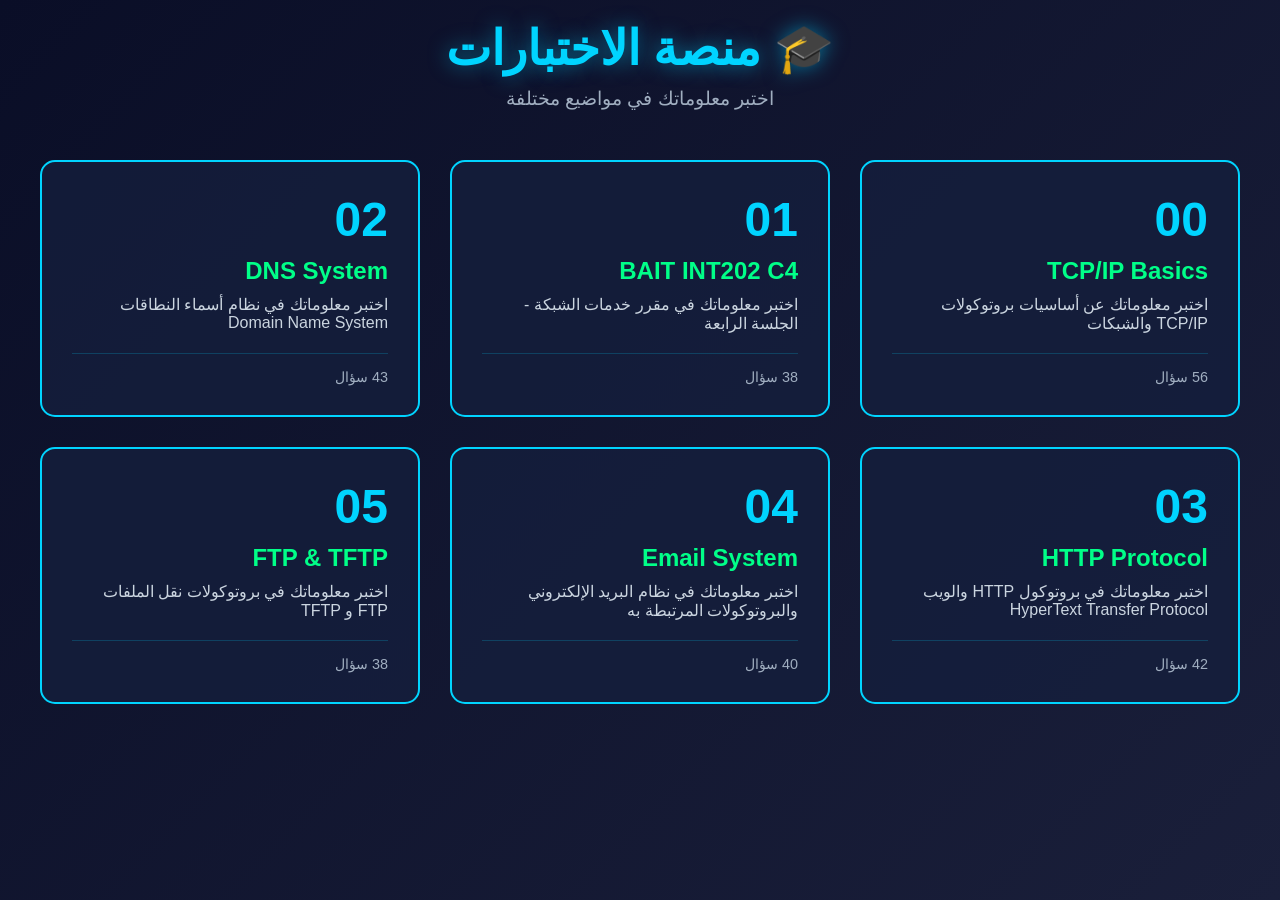
<file: index.html>
<!DOCTYPE html>
<html lang="ar" dir="rtl">
<head>
    <meta charset="UTF-8">
    <meta name="viewport" content="width=device-width, initial-scale=1.0">
    <title>منصة الاختبارات التفاعلية</title>
    <style>
        * {
            margin: 0;
            padding: 0;
            box-sizing: border-box;
        }
        body {
            font-family: 'Cairo', 'Tajawal', sans-serif;
            background: linear-gradient(135deg, #0a0e27 0%, #1a1f3a 100%);
            min-height: 100vh;
            color: #e2e8f0;
            padding: 20px;
        }
        .container {
            max-width: 1200px;
            margin: 0 auto;
        }
        .header {
            text-align: center;
            margin-bottom: 50px;
            animation: fadeIn 0.8s ease-out;
        }
        .header h1 {
            color: #00d4ff;
            font-size: 3em;
            margin-bottom: 10px;
            text-shadow: 0 0 20px rgba(0, 212, 255, 0.5);
        }
        .header p {
            color: #a0aec0;
            font-size: 1.2em;
        }
        .quizzes {
            display: grid;
            grid-template-columns: repeat(auto-fit, minmax(300px, 1fr));
            gap: 30px;
            margin-bottom: 50px;
        }
        .quiz-card {
            background: rgba(20, 30, 60, 0.8);
            border: 2px solid #00d4ff;
            border-radius: 15px;
            padding: 30px;
            cursor: pointer;
            transition: all 0.3s ease;
            text-decoration: none;
            color: inherit;
            display: flex;
            flex-direction: column;
            justify-content: space-between;
            min-height: 250px;
        }
        .quiz-card:hover {
            background: rgba(30, 40, 80, 0.9);
            border-color: #00ff88;
            box-shadow: 0 0 30px rgba(0, 212, 255, 0.3);
            transform: translateY(-5px);
        }
        .quiz-number {
            font-size: 3em;
            color: #00d4ff;
            font-weight: bold;
            margin-bottom: 10px;
        }
        .quiz-title {
            font-size: 1.5em;
            color: #00ff88;
            margin-bottom: 10px;
            font-weight: 600;
        }
        .quiz-description {
            color: #cbd5e0;
            font-size: 1em;
            margin-bottom: 20px;
            flex-grow: 1;
        }
        .quiz-count {
            color: #a0aec0;
            font-size: 0.9em;
            padding-top: 15px;
            border-top: 1px solid rgba(0, 212, 255, 0.2);
        }
        @keyframes fadeIn {
            from {
                opacity: 0;
                transform: translateY(-20px);
            }
            to {
                opacity: 1;
                transform: translateY(0);
            }
        }
        @media (max-width: 768px) {
            .header h1 {
                font-size: 2em;
            }
            .quizzes {
                grid-template-columns: 1fr;
            }
        }
    </style>
</head>
<body>
    <div class="container">
        <div class="header">
            <h1>🎓 منصة الاختبارات</h1>
            <p>اختبر معلوماتك في مواضيع مختلفة</p>
        </div>

        <div class="quizzes">
            <a href="javascript:void(0);" onclick="loadQuiz('quiz00')" class="quiz-card">
                <div>
                    <div class="quiz-number">00</div>
                    <div class="quiz-title">TCP/IP Basics</div>
                    <div class="quiz-description">اختبر معلوماتك عن أساسيات بروتوكولات TCP/IP والشبكات</div>
                </div>
                <div class="quiz-count">56 سؤال</div>
            </a>

            <a href="javascript:void(0);" onclick="loadQuiz('quiz01')" class="quiz-card">
                <div>
                    <div class="quiz-number">01</div>
                    <div class="quiz-title">BAIT INT202 C4</div>
                    <div class="quiz-description">اختبر معلوماتك في مقرر خدمات الشبكة - الجلسة الرابعة</div>
                </div>
                <div class="quiz-count">38 سؤال</div>
            </a>

            <a href="javascript:void(0);" onclick="loadQuiz('quiz02')" class="quiz-card">
                <div>
                    <div class="quiz-number">02</div>
                    <div class="quiz-title">DNS System</div>
                    <div class="quiz-description">اختبر معلوماتك في نظام أسماء النطاقات Domain Name System</div>
                </div>
                <div class="quiz-count">43 سؤال</div>
            </a>

            <a href="javascript:void(0);" onclick="loadQuiz('quiz03')" class="quiz-card">
                <div>
                    <div class="quiz-number">03</div>
                    <div class="quiz-title">HTTP Protocol</div>
                    <div class="quiz-description">اختبر معلوماتك في بروتوكول HTTP والويب HyperText Transfer Protocol</div>
                </div>
                <div class="quiz-count">42 سؤال</div>
            </a>

            <a href="javascript:void(0);" onclick="loadQuiz('quiz04')" class="quiz-card">
                <div>
                    <div class="quiz-number">04</div>
                    <div class="quiz-title">Email System</div>
                    <div class="quiz-description">اختبر معلوماتك في نظام البريد الإلكتروني والبروتوكولات المرتبطة به</div>
                </div>
                <div class="quiz-count">40 سؤال</div>
            </a>

            <a href="javascript:void(0);" onclick="loadQuiz('quiz05')" class="quiz-card">
                <div>
                    <div class="quiz-number">05</div>
                    <div class="quiz-title">FTP & TFTP</div>
                    <div class="quiz-description">اختبر معلوماتك في بروتوكولات نقل الملفات FTP و TFTP</div>
                </div>
                <div class="quiz-count">38 سؤال</div>
            </a>
        </div>
    </div>

    <div id="quiz-container" style="display: none;"></div>

    <script>
const quizData = {"quiz00": {"title": "اختبار أساسيات TCP/IP", "subtitle": "اختبر معلوماتك عن بروتوكولات الشبكة", "questions": [{"type": "mcq", "text": "ما هو الغرض الأساسي من نموذج TCP/IP؟", "options": ["توفير إطار عمل لتصميم الشبكات", "تشفير البيانات", "إدارة أجهزة الكمبيوتر", "تصنيع الأجهزة"], "correct": 0, "explanation": "نموذج TCP/IP يوفر إطار عمل شامل لتصميم وتطوير الشبكات والاتصالات."}, {"type": "tf", "text": "بروتوكول TCP يوفر نقل البيانات بشكل موثوق مع التحقق من الأخطاء", "correct": true, "explanation": "نعم، TCP يوفر نقل موثوق مع التحقق من الأخطاء والتسليم المضمون."}, {"type": "mcq", "text": "كم عدد طبقات نموذج TCP/IP؟", "options": ["3 طبقات", "4 طبقات", "5 طبقات", "7 طبقات"], "correct": 1, "explanation": "نموذج TCP/IP يتكون من 4 طبقات: التطبيق، النقل، الإنترنت، والوصول للشبكة."}, {"type": "tf", "text": "بروتوكول UDP يوفر نقل البيانات بدون ضمان التسليم", "correct": true, "explanation": "نعم، UDP يوفر نقل سريع بدون ضمان التسليم أو التحقق من الأخطاء."}, {"type": "mcq", "text": "أي من البروتوكولات التالية يعمل في طبقة التطبيق؟", "options": ["IP", "TCP", "HTTP", "Ethernet"], "correct": 2, "explanation": "HTTP يعمل في طبقة التطبيق ويستخدم لنقل صفحات الويب."}, {"type": "mcq", "text": "ما هي الطبقة المسؤولة عن التوجيه في نموذج TCP/IP؟", "options": ["طبقة التطبيق", "طبقة النقل", "طبقة الإنترنت", "طبقة الوصول للشبكة"], "correct": 2, "explanation": "طبقة الإنترنت مسؤولة عن التوجيه (Routing) وتحديد المسار الأمثل للبيانات."}, {"type": "tf", "text": "بروتوكول IP يعمل في طبقة النقل", "correct": false, "explanation": "خطأ، بروتوكول IP يعمل في طبقة الإنترنت وليس طبقة النقل."}, {"type": "mcq", "text": "كم عدد البتات في عنوان IPv4؟", "options": ["16 بت", "32 بت", "64 بت", "128 بت"], "correct": 1, "explanation": "عنوان IPv4 يتكون من 32 بت، مما يسمح بـ 4.3 مليار عنوان فريد."}, {"type": "tf", "text": "عنوان IPv6 يوفر عدد عناوين أكثر من IPv4", "correct": true, "explanation": "نعم، IPv6 يستخدم 128 بت ويوفر عدد عناوين أكثر بكثير من IPv4."}, {"type": "mcq", "text": "ما هو دور بروتوكول ARP؟", "options": ["ترجمة أسماء النطاقات", "تحويل عناوين IP إلى عناوين MAC", "إدارة المنافذ", "تشفير البيانات"], "correct": 1, "explanation": "ARP يقوم بترجمة عناوين IP إلى عناوين MAC الفيزيائية."}, {"type": "mcq", "text": "ما هو دور بروتوكول IGMP؟", "options": ["إدارة مجموعات البث", "توجيه البيانات", "تشفير الاتصالات", "إدارة المنافذ"], "correct": 0, "explanation": "IGMP يستخدم لإدارة عضوية مجموعات البث (Multicast)."}, {"type": "tf", "text": "بروتوكول ICMP يستخدم لتشخيص مشاكل الشبكة", "correct": true, "explanation": "نعم، ICMP يستخدم في أدوات مثل ping و traceroute لتشخيص الشبكة."}, {"type": "mcq", "text": "ما هو العنوان الفيزيائي (MAC Address)؟", "options": ["عنوان يحدد الجهاز على الإنترنت", "عنوان يحدد الجهاز على الشبكة المحلية", "عنوان يحدد المنفذ", "عنوان يحدد التطبيق"], "correct": 1, "explanation": "عنوان MAC يحدد الجهاز على الشبكة المحلية ويتكون من 48 بت."}, {"type": "tf", "text": "عنوان MAC يتغير عند انتقال البيانات بين الشبكات المختلفة", "correct": true, "explanation": "نعم، عنوان MAC يتغير عند كل قفزة (hop) بين الأجهزة."}, {"type": "mcq", "text": "ما هو الفرق بين TCP و UDP؟", "options": ["TCP أسرع من UDP", "UDP يوفر نقل موثوق بينما TCP لا يوفر", "TCP يوفر نقل موثوق بينما UDP لا يوفر", "لا يوجد فرق"], "correct": 2, "explanation": "TCP يوفر نقل موثوق مع التحقق من الأخطاء، بينما UDP يوفر نقل سريع بدون ضمانات."}, {"type": "tf", "text": "بروتوكول DNS يستخدم لترجمة أسماء النطاقات إلى عناوين IP", "correct": true, "explanation": "نعم، DNS يقوم بترجمة أسماء النطاقات مثل google.com إلى عناوين IP."}, {"type": "mcq", "text": "ما هي الطبقة المسؤولة عن الاتصال الفيزيائي في نموذج TCP/IP؟", "options": ["طبقة التطبيق", "طبقة النقل", "طبقة الإنترنت", "طبقة الوصول للشبكة"], "correct": 3, "explanation": "طبقة الوصول للشبكة مسؤولة عن الاتصال الفيزيائي والأجهزة."}, {"type": "tf", "text": "بروتوكول FTP يستخدم لنقل الملفات عبر الإنترنت", "correct": true, "explanation": "نعم، FTP (File Transfer Protocol) يستخدم لنقل الملفات بين الأجهزة."}, {"type": "mcq", "text": "كم عدد المنافذ (Ports) المتاحة في بروتوكول TCP/UDP؟", "options": ["256", "1024", "65536", "1000000"], "correct": 2, "explanation": "هناك 65536 منفذ متاح (من 0 إلى 65535) لكل من TCP و UDP."}, {"type": "tf", "text": "المنافذ من 0 إلى 1023 تسمى Well-known ports", "correct": true, "explanation": "نعم، المنافذ من 0 إلى 1023 محجوزة للخدمات المعروفة."}, {"type": "mcq", "text": "ما هو رقم منفذ HTTP الافتراضي؟", "options": ["20", "21", "80", "443"], "correct": 2, "explanation": "منفذ HTTP الافتراضي هو 80، بينما HTTPS يستخدم 443."}, {"type": "tf", "text": "بروتوكول SMTP يستخدم لاستقبال البريد الإلكتروني", "correct": false, "explanation": "خطأ، SMTP يستخدم لإرسال البريد، بينما POP3 و IMAP يستخدمان للاستقبال."}, {"type": "mcq", "text": "ما هو الحد الأقصى لحجم رسالة UDP؟", "options": ["256 بايت", "512 بايت", "1024 بايت", "65535 بايت"], "correct": 3, "explanation": "الحد الأقصى لحجم رسالة UDP هو 65535 بايت (بما فيها الرأس)."}, {"type": "tf", "text": "TCP يستخدم ثلاث خطوات للاتصال (Three-way handshake)", "correct": true, "explanation": "نعم، TCP يستخدم SYN, SYN-ACK, ACK للاتصال."}, {"type": "mcq", "text": "ما هي الفئة الأولى من عناوين IPv4؟", "options": ["0.0.0.0 إلى 127.255.255.255", "128.0.0.0 إلى 191.255.255.255", "192.0.0.0 إلى 223.255.255.255", "224.0.0.0 إلى 239.255.255.255"], "correct": 0, "explanation": "الفئة A تبدأ من 0 إلى 127 وتستخدم 8 بت للشبكة و 24 بت للمضيف."}, {"type": "tf", "text": "عنوان 192.168.1.1 هو عنوان خاص (Private Address)", "correct": true, "explanation": "نعم، 192.168.x.x هي عناوين خاصة لا تستخدم على الإنترنت."}, {"type": "mcq", "text": "ما هو دور Subnet Mask؟", "options": ["تحديد الجهاز على الشبكة", "تقسيم الشبكة إلى شبكات فرعية", "تشفير البيانات", "توجيه البيانات"], "correct": 1, "explanation": "Subnet Mask يحدد أي جزء من عنوان IP ينتمي للشبكة وأي جزء للمضيف."}, {"type": "tf", "text": "بروتوكول IGMP يستخدم لإدارة مجموعات البث (Multicast)", "correct": true, "explanation": "نعم، IGMP يستخدم لإدارة عضوية مجموعات البث."}, {"type": "mcq", "text": "ما هو الحد الأقصى لعدد القفزات (Hops) في بروتوكول IP؟", "options": ["64", "128", "255", "512"], "correct": 2, "explanation": "الحد الأقصى لـ TTL (Time To Live) هو 255 قفزة."}, {"type": "tf", "text": "بروتوكول DHCP يوفر عناوين IP ديناميكية للأجهزة", "correct": true, "explanation": "نعم، DHCP يقوم بتوزيع عناوين IP تلقائياً على الأجهزة."}, {"type": "mcq", "text": "ما هو دور بروتوكول NAT (Network Address Translation)؟", "options": ["ترجمة أسماء النطاقات", "تحويل عناوين IP الخاصة إلى عناوين عامة", "تشفير البيانات", "توجيه البيانات"], "correct": 1, "explanation": "NAT يقوم بتحويل عناوين IP الخاصة إلى عناوين عامة للاتصال بالإنترنت."}, {"type": "tf", "text": "بروتوكول SSL/TLS يستخدم لتشفير الاتصالات", "correct": true, "explanation": "نعم، SSL/TLS يوفر تشفير آمن للاتصالات على الإنترنت."}, {"type": "mcq", "text": "ما هو الفرق بين Unicast و Broadcast؟", "options": ["Unicast للجميع و Broadcast لجهاز واحد", "Unicast لجهاز واحد و Broadcast للجميع", "لا يوجد فرق", "كلاهما للجميع"], "correct": 1, "explanation": "Unicast يرسل البيانات لجهاز واحد، بينما Broadcast يرسل للجميع."}, {"type": "tf", "text": "بروتوكول SNMP يستخدم لمراقبة الشبكات", "correct": true, "explanation": "نعم، SNMP (Simple Network Management Protocol) يستخدم لمراقبة وإدارة الأجهزة."}, {"type": "mcq", "text": "ما هو دور بروتوكول BGP؟", "options": ["توجيه البيانات داخل الشبكة المحلية", "توجيه البيانات بين الشبكات المختلفة", "إدارة المنافذ", "تشفير البيانات"], "correct": 1, "explanation": "BGP يستخدم لتوجيه البيانات بين الشبكات المختلفة على الإنترنت."}, {"type": "tf", "text": "بروتوكول RIP يستخدم عدد القفزات لتحديد أفضل مسار", "correct": true, "explanation": "نعم، RIP يستخدم Hop Count كمقياس لتحديد أفضل مسار."}, {"type": "mcq", "text": "ما هو دور بروتوكول OSPF؟", "options": ["توجيه البيانات بناءً على عدد القفزات", "توجيه البيانات بناءً على سرعة الرابط", "إدارة المنافذ", "تشفير البيانات"], "correct": 1, "explanation": "OSPF يستخدم سرعة الرابط (Link State) لتحديد أفضل مسار."}, {"type": "tf", "text": "بروتوكول HTTP يستخدم TCP للاتصال", "correct": true, "explanation": "نعم، HTTP يستخدم TCP على المنفذ 80 للاتصال الموثوق."}, {"type": "mcq", "text": "ما هو دور بروتوكول TELNET؟", "options": ["نقل الملفات", "الوصول البعيد للأجهزة", "إرسال البريد", "ترجمة أسماء النطاقات"], "correct": 1, "explanation": "TELNET يوفر الوصول البعيد والتحكم بالأجهزة عبر الشبكة."}, {"type": "tf", "text": "بروتوكول SSH أكثر أماناً من TELNET", "correct": true, "explanation": "نعم، SSH يوفر تشفير آمن بينما TELNET ينقل البيانات بدون تشفير."}, {"type": "mcq", "text": "كم عدد أوكتيتات عنوان IPv4؟", "options": ["2", "3", "4", "5"], "correct": 2, "explanation": "عنوان IPv4 يتكون من 4 أوكتيتات (مثل 192.168.1.1)."}, {"type": "tf", "text": "بروتوكول POP3 يستخدم لإرسال البريد الإلكتروني", "correct": false, "explanation": "خطأ، POP3 يستخدم لاستقبال البريد، بينما SMTP يستخدم للإرسال."}, {"type": "mcq", "text": "ما هو دور بروتوكول IMAP؟", "options": ["إرسال البريد", "استقبال البريد مع الاحتفاظ به على الخادم", "نقل الملفات", "توجيه البيانات"], "correct": 1, "explanation": "IMAP يستخدم لاستقبال البريد مع الاحتفاظ به على خادم البريد."}, {"type": "tf", "text": "بروتوكول Telnet ينقل البيانات بشكل مشفر", "correct": false, "explanation": "خطأ، Telnet ينقل البيانات بدون تشفير، لذا SSH أكثر أماناً."}, {"type": "mcq", "text": "ما هو الحد الأقصى لحجم رسالة TCP؟", "options": ["256 بايت", "512 بايت", "1024 بايت", "بدون حد نظري"], "correct": 3, "explanation": "TCP لا يوجد حد أقصى نظري لحجم الرسالة، لكن يتم تقسيمها إلى segments."}, {"type": "tf", "text": "بروتوكول SNMP يستخدم UDP للاتصال", "correct": true, "explanation": "نعم، SNMP يستخدم UDP على المنفذ 161 للاتصال السريع."}, {"type": "mcq", "text": "ما هو دور بروتوكول NTP؟", "options": ["توجيه البيانات", "مزامنة الوقت بين الأجهزة", "إدارة المنافذ", "تشفير البيانات"], "correct": 1, "explanation": "NTP (Network Time Protocol) يستخدم لمزامنة الوقت بين الأجهزة المختلفة."}, {"type": "tf", "text": "بروتوكول HTTPS يستخدم تشفير SSL/TLS", "correct": true, "explanation": "نعم، HTTPS هو HTTP مع تشفير SSL/TLS."}, {"type": "mcq", "text": "ما هو دور بروتوكول LDAP؟", "options": ["توجيه البيانات", "إدارة الخدمات الدليلية", "نقل الملفات", "إرسال البريد"], "correct": 1, "explanation": "LDAP (Lightweight Directory Access Protocol) يستخدم لإدارة الخدمات الدليلية."}, {"type": "tf", "text": "بروتوكول Multicast يرسل البيانات لمجموعة محددة من الأجهزة", "correct": true, "explanation": "نعم، Multicast يرسل البيانات لمجموعة معينة من الأجهزة المشتركة."}, {"type": "mcq", "text": "ما هو دور بروتوكول SIP؟", "options": ["نقل الملفات", "إدارة جلسات الاتصالات الصوتية", "توجيه البيانات", "تشفير البيانات"], "correct": 1, "explanation": "SIP (Session Initiation Protocol) يستخدم لإدارة جلسات الاتصالات الصوتية والفيديو."}, {"type": "tf", "text": "بروتوكول RTP يستخدم لنقل الوسائط المتعددة", "correct": true, "explanation": "نعم، RTP (Real-time Transport Protocol) يستخدم لنقل الصوت والفيديو بشكل فوري."}, {"type": "mcq", "text": "ما هو عدد بتات Subnet Mask الافتراضي للفئة C؟", "options": ["8", "16", "24", "32"], "correct": 2, "explanation": "Subnet Mask الافتراضي للفئة C هو 255.255.255.0 (24 بت)."}, {"type": "tf", "text": "بروتوكول ICMP يستخدم TCP للاتصال", "correct": false, "explanation": "خطأ، ICMP يستخدم IP مباشرة وليس TCP."}, {"type": "mcq", "text": "ما هو دور بروتوكول RADIUS؟", "options": ["توجيه البيانات", "المصادقة والمحاسبة", "نقل الملفات", "إدارة المنافذ"], "correct": 1, "explanation": "RADIUS يستخدم للمصادقة والمحاسبة في الشبكات."}, {"type": "tf", "text": "بروتوكول DHCP يستخدم UDP للاتصال", "correct": true, "explanation": "نعم، DHCP يستخدم UDP على المنافذ 67 و 68."}]}, "quiz01": {"title": "اختبار BAIT INT202 C4", "subtitle": "خدمات الشبكة - الجلسة الرابعة", "questions": [{"type": "mcq", "text": "ما هو الفرق الأساسي بين نموذج Client-Server و P2P؟", "options": ["لا يوجد فرق", "في Client-Server يوجد خادم مركزي، بينما في P2P جميع الأجهزة متساوية", "P2P أسرع دائماً", "Client-Server يستخدم فقط للبريد الإلكتروني"], "correct": 1, "explanation": "في Client-Server يوجد خادم مركزي يقدم الخدمات، بينما في P2P كل جهاز يعمل كعميل وخادم."}, {"type": "tf", "text": "عملية الاتصال بين البرامج تتطلب استخدام منافذ (Ports)", "correct": true, "explanation": "نعم، المنافذ تحدد البرنامج المستقبل للبيانات على الجهاز."}, {"type": "mcq", "text": "كم عدد أنواع العناوين في الشبكات؟", "options": ["نوع واحد فقط", "نوعان: فيزيائي ومنطقي", "ثلاثة أنواع: فيزيائي، منطقي، ومنفذ", "أربعة أنواع"], "correct": 2, "explanation": "هناك ثلاثة أنواع: العنوان الفيزيائي (MAC)، المنطقي (IP)، والمنفذ (Port)."}, {"type": "tf", "text": "عنوان MAC يتغير عند انتقال البيانات بين الشبكات المختلفة", "correct": true, "explanation": "نعم، عنوان MAC يتغير عند كل قفزة (hop) بين الأجهزة."}, {"type": "mcq", "text": "ما هو دور بروتوكول ARP؟", "options": ["ترجمة أسماء النطاقات", "تحويل عناوين IP إلى عناوين MAC", "إدارة المنافذ", "تشفير البيانات"], "correct": 1, "explanation": "ARP يقوم بترجمة عناوين IP إلى عناوين MAC الفيزيائية."}, {"type": "tf", "text": "بروتوكول ICMP يستخدم لتشخيص مشاكل الشبكة", "correct": true, "explanation": "نعم، ICMP يستخدم في أدوات مثل ping و traceroute لتشخيص الشبكة."}, {"type": "mcq", "text": "ما هو العنوان الفيزيائي (MAC Address)؟", "options": ["عنوان يحدد الجهاز على الإنترنت", "عنوان يحدد الجهاز على الشبكة المحلية", "عنوان يحدد المنفذ", "عنوان يحدد التطبيق"], "correct": 1, "explanation": "عنوان MAC يحدد الجهاز على الشبكة المحلية ويتكون من 48 بت."}, {"type": "tf", "text": "عنوان IP يتغير عند انتقال البيانات بين الشبكات", "correct": false, "explanation": "خطأ، عنوان IP لا يتغير بينما عنوان MAC هو الذي يتغير."}, {"type": "mcq", "text": "ما هو الفرق بين TCP و UDP؟", "options": ["TCP أسرع من UDP", "UDP يوفر نقل موثوق بينما TCP لا يوفر", "TCP يوفر نقل موثوق بينما UDP لا يوفر", "لا يوجد فرق"], "correct": 2, "explanation": "TCP يوفر نقل موثوق مع التحقق من الأخطاء، بينما UDP يوفر نقل سريع بدون ضمانات."}, {"type": "tf", "text": "بروتوكول DNS يستخدم لترجمة أسماء النطاقات إلى عناوين IP", "correct": true, "explanation": "نعم، DNS يقوم بترجمة أسماء النطاقات مثل google.com إلى عناوين IP."}, {"type": "mcq", "text": "كم عدد طبقات نموذج OSI؟", "options": ["4 طبقات", "5 طبقات", "6 طبقات", "7 طبقات"], "correct": 3, "explanation": "نموذج OSI يتكون من 7 طبقات: Physical, Data Link, Network, Transport, Session, Presentation, Application."}, {"type": "tf", "text": "بروتوكول FTP يستخدم لنقل الملفات عبر الإنترنت", "correct": true, "explanation": "نعم، FTP (File Transfer Protocol) يستخدم لنقل الملفات بين الأجهزة."}, {"type": "mcq", "text": "ما هو رقم منفذ HTTP الافتراضي؟", "options": ["20", "21", "80", "443"], "correct": 2, "explanation": "منفذ HTTP الافتراضي هو 80، بينما HTTPS يستخدم 443."}, {"type": "tf", "text": "بروتوكول SMTP يستخدم لإرسال البريد الإلكتروني", "correct": true, "explanation": "نعم، SMTP يستخدم لإرسال البريد، بينما POP3 و IMAP يستخدمان للاستقبال."}, {"type": "mcq", "text": "ما هو الحد الأقصى لحجم رسالة UDP؟", "options": ["256 بايت", "512 بايت", "1024 بايت", "65535 بايت"], "correct": 3, "explanation": "الحد الأقصى لحجم رسالة UDP هو 65535 بايت (بما فيها الرأس)."}, {"type": "tf", "text": "TCP يستخدم ثلاث خطوات للاتصال (Three-way handshake)", "correct": true, "explanation": "نعم، TCP يستخدم SYN, SYN-ACK, ACK للاتصال."}, {"type": "mcq", "text": "ما هي الفئة الأولى من عناوين IPv4؟", "options": ["0.0.0.0 إلى 127.255.255.255", "128.0.0.0 إلى 191.255.255.255", "192.0.0.0 إلى 223.255.255.255", "224.0.0.0 إلى 239.255.255.255"], "correct": 0, "explanation": "الفئة A تبدأ من 0 إلى 127 وتستخدم 8 بت للشبكة و 24 بت للمضيف."}, {"type": "tf", "text": "عنوان 192.168.1.1 هو عنوان خاص (Private Address)", "correct": true, "explanation": "نعم، 192.168.x.x هي عناوين خاصة لا تستخدم على الإنترنت."}, {"type": "mcq", "text": "ما هو دور Subnet Mask؟", "options": ["تحديد الجهاز على الشبكة", "تقسيم الشبكة إلى شبكات فرعية", "تشفير البيانات", "توجيه البيانات"], "correct": 1, "explanation": "Subnet Mask يحدد أي جزء من عنوان IP ينتمي للشبكة وأي جزء للمضيف."}, {"type": "tf", "text": "بروتوكول IGMP يستخدم لإدارة مجموعات البث (Multicast)", "correct": true, "explanation": "نعم، IGMP يستخدم لإدارة عضوية مجموعات البث."}, {"type": "mcq", "text": "ما هو الحد الأقصى لعدد القفزات (Hops) في بروتوكول IP؟", "options": ["64", "128", "255", "512"], "correct": 2, "explanation": "الحد الأقصى لـ TTL (Time To Live) هو 255 قفزة."}, {"type": "tf", "text": "بروتوكول DHCP يوفر عناوين IP ديناميكية للأجهزة", "correct": true, "explanation": "نعم، DHCP يقوم بتوزيع عناوين IP تلقائياً على الأجهزة."}, {"type": "mcq", "text": "ما هو دور بروتوكول NAT (Network Address Translation)؟", "options": ["ترجمة أسماء النطاقات", "تحويل عناوين IP الخاصة إلى عناوين عامة", "تشفير البيانات", "توجيه البيانات"], "correct": 1, "explanation": "NAT يقوم بتحويل عناوين IP الخاصة إلى عناوين عامة للاتصال بالإنترنت."}, {"type": "tf", "text": "بروتوكول SSL/TLS يستخدم لتشفير الاتصالات", "correct": true, "explanation": "نعم، SSL/TLS يوفر تشفير آمن للاتصالات على الإنترنت."}, {"type": "mcq", "text": "ما هو الفرق بين Unicast و Broadcast؟", "options": ["Unicast للجميع و Broadcast لجهاز واحد", "Unicast لجهاز واحد و Broadcast للجميع", "لا يوجد فرق", "كلاهما للجميع"], "correct": 1, "explanation": "Unicast يرسل البيانات لجهاز واحد، بينما Broadcast يرسل للجميع."}, {"type": "tf", "text": "بروتوكول SNMP يستخدم لمراقبة الشبكات", "correct": true, "explanation": "نعم، SNMP (Simple Network Management Protocol) يستخدم لمراقبة وإدارة الأجهزة."}, {"type": "mcq", "text": "ما هو دور بروتوكول BGP؟", "options": ["توجيه البيانات داخل الشبكة المحلية", "توجيه البيانات بين الشبكات المختلفة", "إدارة المنافذ", "تشفير البيانات"], "correct": 1, "explanation": "BGP يستخدم لتوجيه البيانات بين الشبكات المختلفة على الإنترنت."}, {"type": "tf", "text": "بروتوكول RIP يستخدم عدد القفزات لتحديد أفضل مسار", "correct": true, "explanation": "نعم، RIP يستخدم Hop Count كمقياس لتحديد أفضل مسار."}, {"type": "mcq", "text": "ما هو دور بروتوكول OSPF؟", "options": ["توجيه البيانات بناءً على عدد القفزات", "توجيه البيانات بناءً على سرعة الرابط", "إدارة المنافذ", "تشفير البيانات"], "correct": 1, "explanation": "OSPF يستخدم سرعة الرابط (Link State) لتحديد أفضل مسار."}, {"type": "tf", "text": "بروتوكول HTTP يستخدم TCP للاتصال", "correct": true, "explanation": "نعم، HTTP يستخدم TCP على المنفذ 80 للاتصال الموثوق."}, {"type": "mcq", "text": "ما هو دور بروتوكول TELNET؟", "options": ["نقل الملفات", "الوصول البعيد للأجهزة", "إرسال البريد", "ترجمة أسماء النطاقات"], "correct": 1, "explanation": "TELNET يوفر الوصول البعيد والتحكم بالأجهزة عبر الشبكة."}, {"type": "tf", "text": "بروتوكول SSH أكثر أماناً من TELNET", "correct": true, "explanation": "نعم، SSH يوفر تشفير آمن بينما TELNET ينقل البيانات بدون تشفير."}, {"type": "mcq", "text": "ما هو دور بروتوكول IMAP؟", "options": ["إرسال البريد", "استقبال البريد مع الاحتفاظ به على الخادم", "نقل الملفات", "توجيه البيانات"], "correct": 1, "explanation": "IMAP يستخدم لاستقبال البريد مع الاحتفاظ به على خادم البريد."}, {"type": "tf", "text": "بروتوكول NTP يستخدم لمزامنة الوقت بين الأجهزة", "correct": true, "explanation": "نعم، NTP (Network Time Protocol) يستخدم لمزامنة الوقت بين الأجهزة."}, {"type": "mcq", "text": "ما هو دور بروتوكول SIP؟", "options": ["نقل الملفات", "إدارة جلسات الاتصالات الصوتية", "توجيه البيانات", "تشفير البيانات"], "correct": 1, "explanation": "SIP (Session Initiation Protocol) يستخدم لإدارة جلسات الاتصالات الصوتية والفيديو."}, {"type": "tf", "text": "بروتوكول RTP يستخدم لنقل الوسائط المتعددة", "correct": true, "explanation": "نعم، RTP (Real-time Transport Protocol) يستخدم لنقل الصوت والفيديو بشكل فوري."}, {"type": "mcq", "text": "ما هو دور بروتوكول LDAP؟", "options": ["توجيه البيانات", "إدارة الخدمات الدليلية", "نقل الملفات", "إرسال البريد"], "correct": 1, "explanation": "LDAP (Lightweight Directory Access Protocol) يستخدم لإدارة الخدمات الدليلية."}, {"type": "tf", "text": "بروتوكول Multicast يرسل البيانات لمجموعة محددة من الأجهزة", "correct": true, "explanation": "نعم، Multicast يرسل البيانات لمجموعة معينة من الأجهزة المشتركة."}]}, "quiz02": {"title": "اختبار نظام أسماء النطاقات DNS", "subtitle": "Domain Name System", "questions": [{"type": "mcq", "text": "ما هو الغرض الأساسي من نظام DNS؟", "options": ["تشفير البيانات", "تحويل أسماء النطاقات إلى عناوين IP", "إدارة الشبكات", "توجيه البيانات"], "correct": 1, "explanation": "DNS يقوم بتحويل أسماء النطاقات مثل google.com إلى عناوين IP مثل 142.250.185.46."}, {"type": "tf", "text": "يمكن لجهازين امتلاك نفس اسم النطاق", "correct": false, "explanation": "خطأ، كل اسم نطاق يجب أن يكون فريداً على الإنترنت."}, {"type": "mcq", "text": "كم عدد المستويات التي يمكن أن تملكها شجرة أسماء النطاقات؟", "options": ["64 مستوى", "128 مستوى", "256 مستوى", "512 مستوى"], "correct": 1, "explanation": "شجرة أسماء النطاقات يمكن أن تملك 128 مستوى على الأكثر: من المستوى 0 للجذر حتى المستوى 127."}, {"type": "tf", "text": "فراغ اسم النطاق مصمم بطريقة تراتبية", "correct": true, "explanation": "نعم، فراغ اسم النطاق مصمم بطريقة تراتبية على شكل شجرة مقلوبة."}, {"type": "mcq", "text": "ما هو الحد الأقصى لعدد محارف اللصيقة (Label)؟", "options": ["32 محرف", "63 محرف", "128 محرف", "256 محرف"], "correct": 1, "explanation": "كل لصيقة في اسم النطاق تتكون من 63 محرف على الأكثر."}, {"type": "tf", "text": "لصيقة الجذر هي سلسلة فارغة", "correct": true, "explanation": "نعم، لصيقة الجذر (root) هي سلسلة فارغة (null string)."}, {"type": "mcq", "text": "كيف تُقرأ أسماء النطاقات؟", "options": ["من اليسار إلى اليمين", "من اليمين إلى اليسار", "من العقدة حتى الجذر", "من الجذر حتى العقدة"], "correct": 2, "explanation": "أسماء النطاقات تُقرأ دائماً من العقدة حتى الجذر."}, {"type": "tf", "text": "اسم النطاق الكامل يجب أن ينتهي بنقطة", "correct": true, "explanation": "نعم، اسم النطاق الكامل (FQDN) ينتهي بنقطة تمثل الجذر."}, {"type": "mcq", "text": "ما هو دور مخدم الجذر (Root Server)؟", "options": ["تخزين جميع أسماء النطاقات", "تفويض السلطة إلى مخدمات أخرى", "إدارة البريد الإلكتروني", "تشفير البيانات"], "correct": 1, "explanation": "مخدم الجذر يحافظ على مراجع عن مخدمات المستوى الأول ويفوض السلطة إليها."}, {"type": "tf", "text": "المخدم الأساسي (Primary Server) مسؤول عن إنشاء وتحديث ملف المنطقة", "correct": true, "explanation": "نعم، المخدم الأساسي يكون مسؤولاً عن إنشاء ومتابعة وتحديث ملف المنطقة."}, {"type": "mcq", "text": "ما هو دور المخدم الثانوي (Secondary Server)؟", "options": ["إنشاء ملفات المنطقة", "نقل المعلومات من مخدم آخر والعمل كمخدم احتياط", "تشفير البيانات", "إدارة المستخدمين"], "correct": 1, "explanation": "المخدم الثانوي ينقل المعلومات من مخدم آخر ويعمل كمخدم احتياط."}, {"type": "tf", "text": "المخدم الثانوي ينشئ ويحدث ملفات المنطقة", "correct": false, "explanation": "خطأ، المخدم الثانوي لا ينشئ ولا يحدث ملفات المنطقة."}, {"type": "mcq", "text": "ما هي البنية التحتية (Infrastructure TLD)؟", "options": ["نطاقات الشركات", "نطاقات الدول", "ARPA", "نطاقات الاختبار"], "correct": 2, "explanation": "البنية التحتية (Infrastructure TLD) معروفة تحت اسم ARPA."}, {"type": "tf", "text": "النطاقات العامة (gTLD) مثل .com و .org", "correct": true, "explanation": "نعم، النطاقات العامة تشمل .com و .org و .net وغيرها."}, {"type": "mcq", "text": "ما هي النطاقات المحصورة (grTLD)؟", "options": ["نطاقات الدول", "نطاقات عامة تُدار من قبل مسجلين معترف بهم", "نطاقات الاختبار", "نطاقات الشركات"], "correct": 1, "explanation": "النطاقات المحصورة تُدار من قبل مسجلين معترف بهم مثل .biz و .name و .PRO."}, {"type": "tf", "text": "نطاقات أسماء البلدان (ccTLD) مثل .sy و .eg", "correct": true, "explanation": "نعم، كل دولة لها نطاق خاص بها مثل .sy لسوريا و .eg لمصر."}, {"type": "mcq", "text": "ما هو دور المسجل (Registrar)؟", "options": ["تخزين أسماء النطاقات", "تسجيل أسماء النطاقات الجديدة", "توجيه البيانات", "تشفير البيانات"], "correct": 1, "explanation": "المسجل يقوم بتسجيل أسماء النطاقات الجديدة وإدارتها."}, {"type": "tf", "text": "الحل العودي (Recursive Resolution) يتوقع الحلال جواب نهائي من المخدم", "correct": true, "explanation": "نعم، في الحل العودي يتوقع الحلال من المخدم تزويد الإجابة النهائية."}, {"type": "mcq", "text": "في الحل العودي، إذا لم يكن المخدم صاحب السلطة، فماذا يفعل؟", "options": ["يرفض الطلب", "يرسل الطلب إلى المخدم الجذر", "يرسل الطلب إلى مخدم عشوائي", "يحفظ الطلب"], "correct": 1, "explanation": "إذا لم يكن المخدم صاحب السلطة فإنه يرسل الطلب إلى المخدم الجذر."}, {"type": "tf", "text": "في الحل التكراري (Iterative Resolution)، المخدم يرسل عنوان IP للمخدم التالي", "correct": true, "explanation": "نعم، في الحل التكراري كل مخدم يرسل عنوان IP للمخدم التالي."}, {"type": "mcq", "text": "ما هو دور التخبئة (Caching) في DNS؟", "options": ["تشفير البيانات", "تخزين الإجابات السابقة لتسريع الاستفسارات المستقبلية", "إدارة المستخدمين", "توجيه البيانات"], "correct": 1, "explanation": "التخبئة تخزن الإجابات السابقة لتسريع الاستفسارات المستقبلية."}, {"type": "tf", "text": "رسائل DNS تتضمن نوعين: استفسار وجواب", "correct": true, "explanation": "نعم، رسائل DNS تتضمن نوعين: استفسار (Query) وجواب (Response)."}, {"type": "mcq", "text": "ما هو دور حقل التعريف (Identification) في ترويسة DNS؟", "options": ["تحديد نوع الاستفسار", "مطابقة الجواب مع السؤال", "تحديد المخدم", "تحديد المستخدم"], "correct": 1, "explanation": "حقل التعريف يتكون من 16 بت ويستخدم لمطابقة الجواب مع السؤال."}, {"type": "tf", "text": "بت QR يأخذ القيمة 0 للاستفسار و 1 للجواب", "correct": true, "explanation": "نعم، بت QR (Query/Response) يأخذ 0 للاستفسار و 1 للجواب."}, {"type": "mcq", "text": "ما هو دور بت AA (Authoritative Answer)؟", "options": ["تحديد نوع الاستفسار", "الإشارة إلى أن المخدم صاحب السلطة حل المطابقة", "تحديد المخدم", "تحديد المستخدم"], "correct": 1, "explanation": "بت AA يأخذ القيمة 1 عندما يكون المخدم صاحب السلطة هو الذي حل المطابقة."}, {"type": "tf", "text": "بت TC (Truncated) يعني أن الإجابة تم تقليصها إلى 512 بايت", "correct": true, "explanation": "نعم، بت TC يعني أن الإجابة تتألف من أكثر من 512 بايت وتم تقليصها."}, {"type": "mcq", "text": "ما هو دور بت RD (Recursion Desired)؟", "options": ["طلب الحل العودي", "طلب الحل التكراري", "تحديد المخدم", "تحديد المستخدم"], "correct": 0, "explanation": "بت RD يأخذ القيمة 1 لطلب الحل العودي من المخدم."}, {"type": "tf", "text": "مطابقة العناوين بأسماء تستخدم النطاق المعكوس", "correct": true, "explanation": "نعم، عند مطابقة عنوان IP باسم نطاق يتم استخدام النطاق المعكوس."}, {"type": "mcq", "text": "كيف يتم تحويل عنوان IP 132.34.45.121 في النطاق المعكوس؟", "options": ["132.34.45.121.in-addr.arpa", "121.45.34.132.in-addr.arpa", "121.132.34.45.in-addr.arpa", "45.34.132.121.in-addr.arpa"], "correct": 1, "explanation": "يتم عكس العنوان وإضافة in-addr.arpa فيصبح 121.45.34.132.in-addr.arpa."}, {"type": "tf", "text": "سجل A يحتوي على عنوان IPv4", "correct": true, "explanation": "نعم، سجل A يحتوي على عنوان IPv4 المقابل لاسم النطاق."}, {"type": "mcq", "text": "ما هو دور سجل MX (Mail Exchange)؟", "options": ["تحديد عنوان IP", "تحديد خادم البريد الإلكتروني", "تحديد خادم الويب", "تحديد خادم DNS"], "correct": 1, "explanation": "سجل MX يحدد خادم البريد الإلكتروني المسؤول عن استقبال البريد."}, {"type": "tf", "text": "سجل CNAME يستخدم لإنشاء اسم بديل للنطاق", "correct": true, "explanation": "نعم، سجل CNAME (Canonical Name) يستخدم لإنشاء اسم بديل."}, {"type": "mcq", "text": "ما هو دور سجل NS (Name Server)؟", "options": ["تحديد عنوان IP", "تحديد خادم الأسماء المسؤول عن النطاق", "تحديد خادم البريد", "تحديد خادم الويب"], "correct": 1, "explanation": "سجل NS يحدد خادم الأسماء المسؤول عن النطاق."}, {"type": "tf", "text": "سجل SOA يحتوي على معلومات عن المنطقة", "correct": true, "explanation": "نعم، سجل SOA (Start of Authority) يحتوي على معلومات إدارية عن المنطقة."}, {"type": "mcq", "text": "كم عدد أسماء النطاقات المختلفة الموجودة حالياً؟", "options": ["حوالي 100 مليون", "حوالي 295 مليون", "حوالي 500 مليون", "حوالي 1 مليار"], "correct": 1, "explanation": "يوجد حالياً حوالي 295 مليون اسم نطاق مختلف."}, {"type": "tf", "text": "عدد مستخدمي الإنترنت حالياً أكثر من 3 مليارات", "correct": true, "explanation": "نعم، عدد مستخدمي الإنترنت حالياً حوالي 3.245 مليار."}, {"type": "mcq", "text": "ما هو الفرق الأساسي بين الحل العودي والتكراري؟", "options": ["لا يوجد فرق", "العودي: المخدم يرسل الجواب النهائي، التكراري: كل مخدم يرسل عنوان المخدم التالي", "العودي أسرع من التكراري", "التكراري أكثر أماناً"], "correct": 1, "explanation": "في الحل العودي يرسل المخدم الجواب النهائي، بينما في التكراري كل مخدم يرسل عنوان المخدم التالي."}, {"type": "tf", "text": "النطاقات المعكوسة (Inverse Domain) تستخدم لمطابقة الأسماء بالعناوين", "correct": true, "explanation": "نعم، النطاقات المعكوسة تستخدم لمطابقة عناوين IP بأسماء النطاقات."}, {"type": "mcq", "text": "ما هي النطاقات الاختبارية (tTLD)؟", "options": ["نطاقات الشركات", "نطاقات الدول", "أسماء نطاقات لأغراض الاختبارات فقط", "نطاقات عامة"], "correct": 2, "explanation": "النطاقات الاختبارية (tTLD) هي أسماء نطاقات محجوزة لأغراض الاختبارات فقط."}, {"type": "tf", "text": "النطاقات الدولية (IDN ccTLD) تستخدم نطاقات غير لاتينية", "correct": true, "explanation": "نعم، النطاقات الدولية تستخدم نطاقات غير لاتينية مثل .سورية و .شبكة."}, {"type": "mcq", "text": "ما هو دور OpCode في ترويسة DNS؟", "options": ["تحديد نوع الاستفسار", "تحديد المخدم", "تحديد المستخدم", "تحديد المنطقة"], "correct": 0, "explanation": "OpCode يحتوي على 4 بتات ويحدد نوع الاستفسار (0 معياري، 1 معكوس، 2 حالة المخدم)."}, {"type": "tf", "text": "ملف المنطقة (Zone file) يحتوي على جميع المعلومات المتعلقة بالنطاق", "correct": true, "explanation": "نعم، ملف المنطقة يحفظ جميع المعلومات المتعلقة بكل عقدة في النطاق."}, {"type": "mcq", "text": "ما هو دور المنطقة (Zone) في DNS؟", "options": ["جزء من فراغ أسماء النطاقات تحت سلطة مخدم معين", "جزء من الإنترنت", "جزء من الشبكة المحلية", "جزء من قاعدة البيانات"], "correct": 0, "explanation": "المنطقة هي جزء من فراغ أسماء النطاقات يقع تحت سلطة مخدم معين."}]}, "quiz03": {"title": "اختبار بروتوكول HTTP والويب", "subtitle": "HyperText Transfer Protocol", "questions": [{"type": "mcq", "text": "ما هي طبيعة خدمة الويب؟", "options": ["خدمة مركزية", "خدمة موزعة من نوع زبون-مخدم", "خدمة نظير-نظير", "خدمة إدارية"], "correct": 1, "explanation": "الويب هو خدمة موزعة من نوع زبون-مخدم حيث يستخدم الزبون المتصفح للنفاذ إلى خدمة تعمل على المخدم."}, {"type": "tf", "text": "بروتوكول HTTP يعمل بشكل مستقل عن TCP", "correct": false, "explanation": "خطأ، بروتوكول HTTP يعتمد على TCP (البوابة 80)."}, {"type": "mcq", "text": "ما هي البوابة الافتراضية لبروتوكول HTTP؟", "options": ["21", "25", "80", "443"], "correct": 2, "explanation": "البوابة الافتراضية لبروتوكول HTTP هي 80."}, {"type": "tf", "text": "مخدم الويب يحتفظ بمعلومات عن حالة الزبون بعد تخديمه", "correct": false, "explanation": "خطأ، مخدم الويب عديم الحالة (Stateless) ولا يحتفظ بأي معلومات عن حالة الزبون."}, {"type": "mcq", "text": "ماذا يحتوي ملف صفحة الويب الأساسي؟", "options": ["صور فقط", "HTML أساسي ومجموعة من الأغراض المرتبطة به", "فيديو فقط", "برامج Java فقط"], "correct": 1, "explanation": "صفحة الويب تتألف من ملف HTML أساسي ومجموعة من الأغراض المرتبطة به مثل الصور والفيديو."}, {"type": "tf", "text": "المتصفح يستخدم URL للإشارة إلى الأغراض المرتبطة بصفحة الويب", "correct": true, "explanation": "نعم، الملف الأساسي يؤشر إلى الأغراض باستخدام URL لكل غرض."}, {"type": "mcq", "text": "ما هو دور بروتوكول الزبون في المتصفح؟", "options": ["عرض الوثائق", "استحضار الوثائق", "تحليل الوثائق", "حفظ الوثائق"], "correct": 1, "explanation": "بروتوكول الزبون مثل HTTP أو FTP أو Telnet يستخدم لاستحضار الوثيقة من المخدم."}, {"type": "tf", "text": "المفسر في المتصفح يمكن أن يكون HTML أو جافا أو Javascript", "correct": true, "explanation": "نعم، المفسر يمكن أن يكون HTML أو جافا أو Javascript حسب نوع الوثيقة."}, {"type": "mcq", "text": "ما هو دور البروتوكول في URL؟", "options": ["تحديد المضيف", "تحديد المسار", "تحديد طريقة استحضار الوثيقة", "تحديد البوابة"], "correct": 2, "explanation": "البروتوكول هو برنامج المستخدم لاستحضار الوثيقة مثل FTP أو HTTP أو HTTPS."}, {"type": "tf", "text": "المضيف (Host) في URL هو الحاسب الموجودة عليه المعلومة المطلوبة", "correct": true, "explanation": "نعم، المضيف هو الحاسب الذي سيستقبل الطلب ويرسل الصفحة."}, {"type": "mcq", "text": "ما هو دور المسار (Path) في URL؟", "options": ["تحديد البروتوكول", "تحديد المضيف", "اسم المسار للوصول إلى الملف", "تحديد البوابة"], "correct": 2, "explanation": "المسار هو اسم المسار للوصول إلى الملف الذي يحوي الوثيقة المطلوبة."}, {"type": "tf", "text": "الوثائق الساكنة تتغير حسب طلب المستخدم", "correct": false, "explanation": "خطأ، الوثائق الساكنة ثابتة ولا تتغير."}, {"type": "mcq", "text": "متى يتم توليد الوثيقة الديناميكية؟", "options": ["عند حفظها على المخدم", "عند طلب المتصفح الصفحة", "عند بدء المخدم", "عند تثبيت المتصفح"], "correct": 1, "explanation": "الوثيقة الديناميكية يجري توليدها من قبل مخدم الويب عندما يطلب المتصفح الصفحة."}, {"type": "tf", "text": "الوثائق الديناميكية يمكن أن تكون مختلفة من طلب إلى آخر", "correct": true, "explanation": "نعم، بما أنه يجري توليد صفحة وب جديدة لكل طلب، فيمكن أن تكون الصفحات مختلفة."}, {"type": "mcq", "text": "أين يتم تنفيذ الوثائق النشطة (Active documents)؟", "options": ["على المخدم فقط", "على موقع الزبون (المتصفح)", "على كلا الطرفين", "على شبكة الإنترنت"], "correct": 1, "explanation": "الوثائق النشطة يتم تنفيذها على موقع الزبون وليس على المخدم."}, {"type": "tf", "text": "في HTTP غير المستمر (Non-persistent)، يمكن إرسال عدة أغراض على اتصال TCP واحد", "correct": false, "explanation": "خطأ، في HTTP غير المستمر يتم إرسال غرض واحد فقط على الأكثر عبر اتصال TCP."}, {"type": "mcq", "text": "كم عدد الأغراض التي يمكن إرسالها على اتصال TCP واحد في HTTP المستمر (Persistent HTTP)؟", "options": ["غرض واحد فقط", "غرضان فقط", "عدة أغراض", "لا يمكن إرسال أي غرض"], "correct": 2, "explanation": "في HTTP المستمر يمكن إرسال عدة أغراض على اتصال TCP واحد."}, {"type": "tf", "text": "في HTTP غير المستمر، تحميل عدة أغراض يتطلب عدة اتصالات", "correct": true, "explanation": "نعم، كل طلب يتم عبر اتصال جديد."}, {"type": "mcq", "text": "ما هي أنواع أوامر HTTP الرئيسية؟", "options": ["GET و POST فقط", "GET و POST و HEAD", "GET و POST و DELETE", "GET و POST و PUT و DELETE"], "correct": 1, "explanation": "أنواع أوامر HTTP الرئيسية هي GET و POST و HEAD."}, {"type": "tf", "text": "أمر GET يستخدم لطلب موارد من المخدم", "correct": true, "explanation": "نعم، أمر GET يستخدم لطلب موارد من المخدم."}, {"type": "mcq", "text": "ما هو دور أمر POST في HTTP؟", "options": ["طلب موارد", "إرسال بيانات إلى المخدم", "حذف موارد", "تحديث الموارد"], "correct": 1, "explanation": "أمر POST يستخدم لإرسال بيانات إلى المخدم."}, {"type": "tf", "text": "أمر HEAD يطلب الملف كاملاً من المخدم", "correct": false, "explanation": "خطأ، أمر HEAD يطلب فقط الترويسات بدون المحتوى."}, {"type": "mcq", "text": "ما هو دور الترويسة (Header) في رسالة HTTP؟", "options": ["تحديد نوع الطلب", "تبادل معلومات إضافية بين المخدم والزبون", "تحديد المسار", "تحديد البوابة"], "correct": 1, "explanation": "الترويسة تستخدم لتبادل معلومات إضافية بين المخدم والزبون."}, {"type": "tf", "text": "ترويسة Cache-control هي ترويسة عامة (General header)", "correct": true, "explanation": "نعم، Cache-control هي ترويسة عامة."}, {"type": "mcq", "text": "ما هو نوع الترويسة Accept-language؟", "options": ["ترويسة عامة", "ترويسة طلب", "ترويسة جواب", "ترويسة كيان"], "correct": 1, "explanation": "Accept-language هي ترويسة طلب (Request header)."}, {"type": "tf", "text": "ترويسة Server هي ترويسة جواب (Response header)", "correct": true, "explanation": "نعم، Server هي ترويسة جواب."}, {"type": "mcq", "text": "ما هو دور Cookies في الويب؟", "options": ["تخزين الملفات", "التعرف على المستثمرين ومتابعتهم", "تشفير البيانات", "ضغط الملفات"], "correct": 1, "explanation": "Cookies تستخدم للتعرف على المستثمرين ومتابعتهم بغية توجيه المحتوى حسب المستثمر."}, {"type": "tf", "text": "Cookies تتألف من أربعة مكونات", "correct": true, "explanation": "نعم، Cookies تتألف من أربعة مكونات."}, {"type": "mcq", "text": "ما هو دور المخدم الوكيل (Proxy server)؟", "options": ["تخزين الملفات", "توجيه الطلبات", "تخبئة الويب", "تشفير البيانات"], "correct": 2, "explanation": "المخدم الوكيل يستخدم لتخبئة الويب (Web caching)."}, {"type": "tf", "text": "تخبئة الويب تحسن من أداء الشبكة", "correct": true, "explanation": "نعم، تخبئة الويب تحسن من أداء الشبكة بتخزين الصفحات المطلوبة بشكل متكرر."}, {"type": "mcq", "text": "ما هو دور الجلب الشرطي (Conditional Get)؟", "options": ["تحميل الملفات", "التأكد من صلاحية النسخة المخزنة", "حذف الملفات", "تشفير البيانات"], "correct": 1, "explanation": "الجلب الشرطي يسمح للتأكد من كون النسخة التي بحوزتهما ما تزال صالحة."}, {"type": "tf", "text": "رسالة الطلب HTTP تحتوي على request line و Header lines و Body", "correct": true, "explanation": "نعم، رسالة الطلب تحتوي على request line و Header lines و Body."}, {"type": "mcq", "text": "ما هو محتوى Status line في رسالة الجواب؟", "options": ["البروتوكول والبوابة", "البروتوكول وكود الحالة والعبارة", "المضيف والمسار", "نوع الملف"], "correct": 1, "explanation": "Status line تحتوي على البروتوكول وكود الحالة والعبارة مثل HTTP/1.1 200 OK."}, {"type": "tf", "text": "كود الحالة 200 يعني أن الطلب نجح", "correct": true, "explanation": "نعم، كود الحالة 200 يعني OK أي أن الطلب نجح."}, {"type": "mcq", "text": "ماذا يعني كود الحالة 404؟", "options": ["الطلب نجح", "الملف غير موجود", "خطأ في الخادم", "الوصول مرفوض"], "correct": 1, "explanation": "كود الحالة 404 يعني Not Found أي أن الملف المطلوب غير موجود."}, {"type": "tf", "text": "رسالة الجواب HTTP تحتوي على status line و header lines و data", "correct": true, "explanation": "نعم، رسالة الجواب تحتوي على status line و header lines و data."}, {"type": "mcq", "text": "ما هو دور Content-Length في ترويسة الجواب؟", "options": ["تحديد نوع المحتوى", "تحديد حجم المحتوى", "تحديد تاريخ التعديل", "تحديد البوابة"], "correct": 1, "explanation": "Content-Length تحديد حجم المحتوى بالبايت."}, {"type": "tf", "text": "ترويسة Content-Type تحدد نوع المحتوى مثل text/html", "correct": true, "explanation": "نعم، Content-Type تحدد نوع المحتوى مثل text/html أو image/jpeg."}, {"type": "mcq", "text": "ما هو البروتوكول الآمن للويب؟", "options": ["HTTP", "FTP", "HTTPS", "Telnet"], "correct": 2, "explanation": "HTTPS هو البروتوكول الآمن للويب ويستخدم التشفير."}, {"type": "tf", "text": "HTTPS تستخدم البوابة 443 بشكل افتراضي", "correct": true, "explanation": "نعم، HTTPS تستخدم البوابة 443 بشكل افتراضي."}, {"type": "mcq", "text": "ما هو دور ترويسة If-modified-since؟", "options": ["طلب الملف كاملاً", "طلب عدم إرسال الصفحة إذا لم تتغير", "تحديد نوع المحتوى", "تحديد حجم المحتوى"], "correct": 1, "explanation": "If-modified-since تسمح بطلب عدم إرسال الصفحة إذا لم تتغير منذ تاريخ معين."}, {"type": "tf", "text": "متصفح الإنترنت يحتوي على متحكم وبروتوكول زبون ومفسر", "correct": true, "explanation": "نعم، المتصفح يتألف من متحكم وبروتوكول الزبون ومفسر."}]}, "quiz04": {"title": "اختبار نظام البريد الإلكتروني", "subtitle": "Email System", "questions": [{"type": "mcq", "text": "كم عدد المكونات الأساسية لنظام البريد الإلكتروني؟", "options": ["مكونان", "ثلاثة مكونات", "أربعة مكونات", "خمسة مكونات"], "correct": 1, "explanation": "نظام البريد الإلكتروني يعتمد على ثلاث مكونات أساسية: مخدم البريد (MTA)، بروتوكول SMTP، وعميل المستثمر (UA)."}, {"type": "tf", "text": "بروتوكول SMTP يعتمد على UDP لنقل الرسائل", "correct": false, "explanation": "خطأ، SMTP يعتمد على TCP لأنه موثوق ويضمن وصول البيانات بدون فقدان."}, {"type": "mcq", "text": "ما هي البوابة القياسية لبروتوكول SMTP؟", "options": ["21", "25", "110", "143"], "correct": 1, "explanation": "البوابة القياسية لبروتوكول SMTP هي 25 وهي المنفذ القياسي لإرسال البريد بين الخوادم."}, {"type": "tf", "text": "SMTP يدعم نقل الرسائل من خلال وسطاء (وسيط)", "correct": false, "explanation": "خطأ، SMTP يقوم بنقل مباشر من المخدم المرسل إلى المخدم المستقبل بدون وسطاء."}, {"type": "mcq", "text": "كم عدد أطوار النقل في بروتوكول SMTP؟", "options": ["طوران", "ثلاثة أطوار", "أربعة أطوار", "خمسة أطوار"], "correct": 1, "explanation": "ثلاثة أطوار للنقل: الترحيب (Greeting)، نقل الرسالة، والإغلاق."}, {"type": "tf", "text": "SMTP يدعم مباشرة إرسال النصوص العربية", "correct": false, "explanation": "خطأ، الرسائل من الشكل 7-bit ASCII فقط، لذا يجب استخدام ترميز مثل Base64 للنصوص غير الإنجليزية."}, {"type": "mcq", "text": "ما هو نوع التفاعل في بروتوكول SMTP؟", "options": ["طلب-جواب", "أمر-جواب", "إرسال-استقبال", "قراءة-كتابة"], "correct": 1, "explanation": "SMTP يستخدم تفاعل من نوع أمر/جواب (Command/Response)."}, {"type": "tf", "text": "أوامر SMTP تكون بصيغة ASCII Text", "correct": true, "explanation": "نعم، أوامر SMTP تكون نصوص بسيطة بصيغة ASCII مثل HELO و MAIL FROM و RCPT TO."}, {"type": "mcq", "text": "ما هو دور ترميز Base64؟", "options": ["تشفير البيانات", "ضغط البيانات", "تحويل البيانات الثنائية إلى نص ASCII", "حذف البيانات"], "correct": 2, "explanation": "Base64 يستخدم لتحويل البيانات الثنائية (الصور والملفات) إلى نص ASCII لإرسالها عبر SMTP."}, {"type": "tf", "text": "علبة البريد الخاصة بالمستخدم توجد على جهاز المستخدم", "correct": false, "explanation": "خطأ، علبة البريد توجد على مخدم البريد وليس على جهاز المستخدم."}, {"type": "mcq", "text": "ما هو دور عميل المستثمر (UA)؟", "options": ["إرسال الرسائل فقط", "استقبال الرسائل فقط", "إرسال واستقبال الرسائل", "إدارة مخدم البريد"], "correct": 2, "explanation": "عميل المستثمر (UA) يستخدم لإرسال واستقبال رسائل البريد الإلكتروني."}, {"type": "tf", "text": "مخدم بريد Alice يعمل كزبون لبروتوكول SMTP عند إرسال رسالة إلى Bob", "correct": true, "explanation": "نعم، مخدم بريد Alice يفتح اتصال TCP مع مخدم Bob ويعمل كزبون."}, {"type": "mcq", "text": "ما هو دور MIME؟", "options": ["إرسال الرسائل النصية فقط", "إرسال معطيات بصيغة غير ASCII", "تشفير الرسائل", "ضغط الرسائل"], "correct": 1, "explanation": "MIME هو بروتوكول إضافي لإرسال معطيات بصيغة غير ASCII مثل الصور والفيديو."}, {"type": "tf", "text": "MIME يسمح بإرسال الصور والفيديو والملفات الثنائية", "correct": true, "explanation": "نعم، MIME يوفر آلية لإرسال معطيات متعددة الأنواع بما فيها الصور والفيديو."}, {"type": "mcq", "text": "ما هو دور ترويسة MIME-Version؟", "options": ["تحديد نوع البيانات", "الدلالة على التوافق مع RFCs", "تحديد طريقة الترميز", "تقديم وصف الملف"], "correct": 1, "explanation": "MIME-Version تدل على التوافق مع RFCs 1521 و 1522 لتعريف برنامج البريد كيفية تفسير الرسالة."}, {"type": "tf", "text": "ترويسة Content-Type تحدد نوع البيانات داخل الرسالة", "correct": true, "explanation": "نعم، Content-Type تحدد نوع البيانات وتتكون من النوع الرئيسي والنوع الفرعي."}, {"type": "mcq", "text": "كم عدد الأنواع الرئيسية في MIME Content Types؟", "options": ["ثلاثة أنواع", "خمسة أنواع", "سبعة أنواع", "عشرة أنواع"], "correct": 2, "explanation": "MIME تعرف 7 أنواع رئيسية: Text, Multipart, Message, Image, Video, Audio, Application."}, {"type": "tf", "text": "Content-Transfer-Encoding تحدد طريقة ترميز البيانات", "correct": true, "explanation": "نعم، Content-Transfer-Encoding تحدد طريقة ترميز البيانات لإرسالها عبر الشبكة."}, {"type": "mcq", "text": "ما هو دور Content-ID؟", "options": ["تحديد نوع الملف", "إعطاء معرف فريد لكل جزء", "تحديد حجم الملف", "تحديد تاريخ الملف"], "correct": 1, "explanation": "Content-ID يعطي معرف فريد (Unique ID) لكل جزء من أجزاء الرسالة."}, {"type": "tf", "text": "Content-Description توفر وصف نصي بسيط لمحتوى الجزء", "correct": true, "explanation": "نعم، Content-Description تقدم وصف نصي بسيط تساعد المستخدم إذا لم يتمكن من فتح الملف."}, {"type": "mcq", "text": "ما هي البوابة المستخدمة في بروتوكول POP3؟", "options": ["25", "110", "143", "587"], "correct": 1, "explanation": "بروتوكول POP3 يفتح اتصال TCP على البوابة 110."}, {"type": "tf", "text": "POP3 يدعم نمطين: الحذف والمحافظة", "correct": true, "explanation": "نعم، POP3 يعمل وفق نمطين: نمط الحذف (Delete) ونمط المحافظة (Keep)."}, {"type": "mcq", "text": "ما هو الفرق الرئيسي بين POP3 و IMAP4؟", "options": ["POP3 أسرع", "IMAP4 أكثر فعالية وتعقيد", "POP3 يدعم البريد الويب", "لا يوجد فرق"], "correct": 1, "explanation": "IMAP4 أكثر فعالية من POP3 وأكثر تعقيد ويوفر وظائف متقدمة."}, {"type": "tf", "text": "IMAP4 يسمح بمعاينة ترويسة الرسالة قبل التحميل", "correct": true, "explanation": "نعم، IMAP4 يسمح بمعاينة ترويسة الرسالة وحتى البحث في محتوى الرسالة قبل التحميل."}, {"type": "mcq", "text": "ما هي البوابة المستخدمة في بروتوكول IMAP4؟", "options": ["25", "110", "143", "587"], "correct": 2, "explanation": "بروتوكول IMAP4 يستخدم البوابة 143."}, {"type": "tf", "text": "IMAP4 يسمح بتحميل الرسالة جزئياً", "correct": true, "explanation": "نعم، IMAP4 يسمح بتحميل الرسالة جزئياً وليس كاملة."}, {"type": "mcq", "text": "ما هي الوظائف الإضافية التي يوفرها IMAP4؟", "options": ["البحث فقط", "خلق وحذف وإعادة تسمية علب البريد", "معاينة الرسائل فقط", "حذف الرسائل فقط"], "correct": 1, "explanation": "IMAP4 يوفر وظائف متقدمة مثل خلق وحذف وإعادة تسمية علب البريد على المخدم."}, {"type": "tf", "text": "IMAP4 يسمح بخلق تراتب علب بريد (Hierarchy of mailboxes)", "correct": true, "explanation": "نعم، IMAP4 يسمح بخلق تراتب علب بريد ضمن مجلد لتخزين الرسائل."}, {"type": "mcq", "text": "ما هو البريد الإلكتروني المعتمد على الويب (Web-based MAIL)؟", "options": ["بريد يستخدم SMTP فقط", "بريد يتم الوصول إليه عبر متصفح الويب", "بريد يستخدم POP3 فقط", "بريد يستخدم IMAP4 فقط"], "correct": 1, "explanation": "البريد الإلكتروني المعتمد على الويب هو البريد الذي يتم الوصول إليه عبر متصفح الويب مثل Gmail و Outlook."}, {"type": "tf", "text": "صيغة عنوان البريد الإلكتروني هي username@domain", "correct": true, "explanation": "نعم، صيغة عنوان البريد الإلكتروني هي username@domain مثل alice@crepes.fr."}, {"type": "mcq", "text": "ما هو دور أمر HELO في SMTP؟", "options": ["إرسال الرسالة", "الترحيب والتعريف بالمخدم المرسل", "استقبال الرسالة", "إغلاق الاتصال"], "correct": 1, "explanation": "أمر HELO يستخدم للترحيب والتعريف بالمخدم المرسل عند بدء الاتصال."}, {"type": "tf", "text": "أمر MAIL FROM يحدد المرسل في SMTP", "correct": true, "explanation": "نعم، أمر MAIL FROM يحدد عنوان البريد الإلكتروني للمرسل."}, {"type": "mcq", "text": "ما هو دور أمر RCPT TO في SMTP؟", "options": ["تحديد المرسل", "تحديد المستقبل", "إرسال نص الرسالة", "إغلاق الاتصال"], "correct": 1, "explanation": "أمر RCPT TO يحدد عنوان البريد الإلكتروني للمستقبل."}, {"type": "tf", "text": "أمر DATA يستخدم لإرسال نص الرسالة في SMTP", "correct": true, "explanation": "نعم، أمر DATA يستخدم لبدء إرسال نص الرسالة."}, {"type": "mcq", "text": "ما هو الرمز الذي يشير إلى نهاية الرسالة في SMTP؟", "options": ["END", "QUIT", ".", "STOP"], "correct": 2, "explanation": "نقطة (.) على سطر منفصل تشير إلى نهاية الرسالة في SMTP."}, {"type": "tf", "text": "أمر QUIT يستخدم لإغلاق الاتصال في SMTP", "correct": true, "explanation": "نعم، أمر QUIT يستخدم لإغلاق الاتصال بين المخدمين."}, {"type": "mcq", "text": "ما هو رمز الحالة 220 في SMTP؟", "options": ["خطأ في الأمر", "ترحيب المخدم", "رسالة مقبولة", "إغلاق الاتصال"], "correct": 1, "explanation": "رمز الحالة 220 يعني ترحيب المخدم (Service ready)."}, {"type": "tf", "text": "رمز الحالة 250 يعني أن الأمر نجح", "correct": true, "explanation": "نعم، رمز الحالة 250 يعني OK أي أن الأمر نجح."}, {"type": "mcq", "text": "ما هو رمز الحالة 354 في SMTP؟", "options": ["خطأ", "نجاح", "جاهز لاستقبال البيانات", "إغلاق الاتصال"], "correct": 2, "explanation": "رمز الحالة 354 يعني أن المخدم جاهز لاستقبال نص الرسالة."}, {"type": "tf", "text": "رمز الحالة 221 يعني إغلاق الاتصال", "correct": true, "explanation": "نعم، رمز الحالة 221 يعني أن المخدم يغلق الاتصال."}]}, "quiz05": {"title": "اختبار بروتوكولات نقل الملفات", "subtitle": "FTP & TFTP Protocols", "questions": [{"type": "mcq", "text": "ما هو دور بروتوكول FTP؟", "options": ["إرسال البريد الإلكتروني", "نسخ ملف من مضيف إلى آخر", "إدارة الشبكة", "تحويل الأسماء"], "correct": 1, "explanation": "FTP هو الآلية المعيارية التي تزودها TCP/IP لنسخ ملف من مضيف إلى آخر."}, {"type": "tf", "text": "بروتوكول FTP يستخدم خدمات UDP", "correct": false, "explanation": "خطأ، FTP يستخدم خدمات TCP وليس UDP."}, {"type": "mcq", "text": "كم عدد اتصالات TCP التي يستخدمها FTP؟", "options": ["اتصال واحد", "اتصالان", "ثلاثة اتصالات", "أربعة اتصالات"], "correct": 1, "explanation": "FTP يستخدم اتصالي TCP: أحدهما للتحكم (Port 21) والآخر لنقل البيانات (Port 20)."}, {"type": "tf", "text": "البوابة 21 في FTP تستخدم لنقل البيانات", "correct": false, "explanation": "خطأ، البوابة 21 تستخدم لاتصال التحكم (Control connection)، والبوابة 20 لنقل البيانات."}, {"type": "mcq", "text": "ما هي البوابة المستخدمة لاتصال التحكم في FTP؟", "options": ["20", "21", "22", "23"], "correct": 1, "explanation": "البوابة 21 تستخدم لاتصال التحكم (Control connection) في FTP."}, {"type": "mcq", "text": "ما هي البوابة المستخدمة لنقل البيانات في FTP؟", "options": ["19", "20", "21", "22"], "correct": 1, "explanation": "البوابة 20 تستخدم لاتصال نقل البيانات (Data connection) في FTP."}, {"type": "tf", "text": "اتصال التحكم في FTP يبقى مفتوحاً طيلة فترة الاتصال", "correct": true, "explanation": "نعم، اتصال التحكم يبقى مفتوحاً طيلة فترة الاتصال بين الزبون والمخدم."}, {"type": "mcq", "text": "ما هو نوع الفتح الذي يستخدمه المخدم في FTP؟", "options": ["Passive open", "Active open", "Half-open", "Full-open"], "correct": 0, "explanation": "المخدم يطلب فتح غير نشط (Passive open) للبوابة 21 وينتظر الزبون."}, {"type": "mcq", "text": "ما هو نوع الفتح الذي يستخدمه الزبون في FTP؟", "options": ["Passive open", "Active open", "Half-open", "Full-open"], "correct": 1, "explanation": "الزبون يستخدم فتح نشط (Active open) برقم بوابة مؤقتة."}, {"type": "tf", "text": "أمر PORT في FTP يستخدم لتحديد البوابة المؤقتة", "correct": true, "explanation": "نعم، الزبون يرسل رقم البوابة المؤقتة إلى المخدم باستخدام أمر PORT."}, {"type": "mcq", "text": "ما هي البوابة المؤقتة التي يستخدمها الزبون في FTP؟", "options": ["رقم ثابت", "رقم يحدده المخدم", "رقم يختاره الزبون", "البوابة 20"], "correct": 2, "explanation": "الزبون يختار رقم بوابة مؤقتة ويرسله إلى المخدم."}, {"type": "tf", "text": "نمط ASCII في FTP يستخدم للملفات النصية", "correct": true, "explanation": "نعم، نمط ASCII يستخدم للملفات النصية."}, {"type": "mcq", "text": "ما هو نمط البيانات الافتراضي في FTP؟", "options": ["ASCII", "EBCDIC", "Image", "Binary"], "correct": 0, "explanation": "نمط البيانات الافتراضي في FTP هو ASCII."}, {"type": "tf", "text": "نمط Image في FTP يستخدم لنقل الملفات الثنائية", "correct": true, "explanation": "نعم، نمط Image يستخدم لنقل الملفات الثنائية بدون أي تفسير."}, {"type": "mcq", "text": "ما هو نمط البيانات الافتراضي في FTP؟", "options": ["Record", "Block", "Stream", "Compressed"], "correct": 2, "explanation": "نمط البيانات الافتراضي هو Stream."}, {"type": "tf", "text": "نمط Block في FTP يستخدم رأس بـ 3 بايتات", "correct": true, "explanation": "نعم، نمط Block يستخدم رأس بـ 3 بايتات (descriptor and size)."}, {"type": "mcq", "text": "ما هو بروتوكول TFTP؟", "options": ["نسخة معقدة من FTP", "نسخة مبسطة جداً من FTP", "بروتوكول للبريد الإلكتروني", "بروتوكول لإدارة الشبكة"], "correct": 1, "explanation": "TFTP هو نسخة مبسطة جداً من FTP (Trivial File Transfer Protocol)."}, {"type": "tf", "text": "بروتوكول TFTP يستخدم TCP", "correct": false, "explanation": "خطأ، TFTP يستخدم UDP وليس TCP."}, {"type": "mcq", "text": "ما هي البوابة المستخدمة في TFTP؟", "options": ["20", "21", "69", "161"], "correct": 2, "explanation": "بروتوكول TFTP يعمل على البوابة 69 فوق البروتوكول UDP."}, {"type": "tf", "text": "TFTP يستخدم لتحميل ملفات إقلاع المحطات بدون قرص صلب", "correct": true, "explanation": "نعم، TFTP يستخدم عادةً لتحميل ملفات إقلاع المحطات بدون قرص صلب أو مسيرات."}, {"type": "mcq", "text": "ما هي أنواع الرسائل في TFTP؟", "options": ["RRQ و WRQ فقط", "RRQ و WRQ و DATA و ACK و ERROR", "DATA و ACK فقط", "ERROR فقط"], "correct": 1, "explanation": "TFTP يستخدم 5 أنواع من الرسائل: RRQ (Read Request)، WRQ (Write Request)، DATA، ACK، و ERROR."}, {"type": "tf", "text": "RRQ في TFTP يستخدم لقراءة ملف من المخدم", "correct": true, "explanation": "نعم، RRQ (Read Request) يستخدم لقراءة ملف من المخدم."}, {"type": "mcq", "text": "ما هو دور WRQ في TFTP؟", "options": ["قراءة ملف", "كتابة ملف على المخدم", "إقرار الاستقبال", "إرسال خطأ"], "correct": 1, "explanation": "WRQ (Write Request) يستخدم لكتابة ملف على المخدم."}, {"type": "tf", "text": "طول كتلة البيانات في TFTP هو 256 بايت", "correct": false, "explanation": "خطأ، طول كتلة البيانات في TFTP هو 512 بايت."}, {"type": "mcq", "text": "ما هو حد أقصى لطول آخر كتلة بيانات في TFTP؟", "options": ["256 بايت", "512 بايت", "بين 0 و 511 بايت", "1024 بايت"], "correct": 2, "explanation": "آخر كتلة بيانات يجب أن تكون بين 0 و 511 بايت."}, {"type": "tf", "text": "رقم الكتلة في TFTP يبدأ من 0", "correct": false, "explanation": "خطأ، رقم الكتلة في TFTP يبدأ من الرقم 1."}, {"type": "mcq", "text": "ما هو دور ACK في TFTP؟", "options": ["إرسال البيانات", "الإقرار بالاستقبال", "إرسال خطأ", "إغلاق الاتصال"], "correct": 1, "explanation": "ACK يستخدم من قبل المخدم أو الزبون للإقرار بالاستقبال."}, {"type": "tf", "text": "رقم الكتلة 0 في ACK يستخدم لإقرار WRQ من المخدم", "correct": true, "explanation": "نعم، رقم الكتلة 0 في ACK يستخدم لإقرار WRQ من المخدم."}, {"type": "mcq", "text": "ما هي حالات استخدام رسالة ERROR في TFTP؟", "options": ["اتصال فاشل فقط", "مشكلة في نقل البيانات فقط", "اتصال فاشل أو مشكلة في النقل أو جواب سلبي", "إغلاق الاتصال فقط"], "correct": 2, "explanation": "ERROR تستخدم لـ: اتصال فاشل، مشكلة في نقل البيانات، جواب سلبي على RRQ/WRQ، أو عدم إمكانية نقل الكتلة التالية."}, {"type": "tf", "text": "التحكم بالتدفق في TFTP يعتمد على ترقيم الكتل والانتظار للإقرار", "correct": true, "explanation": "نعم، التحكم بالتدفق في TFTP يعتمد على ترقيم كتل البيانات والانتظار للإقرار قبل إرسال الكتلة التالية."}, {"type": "mcq", "text": "عند تحميل ملف في TFTP، ماذا يرسل الزبون أولاً؟", "options": ["البيانات", "RRQ", "ACK", "ERROR"], "correct": 1, "explanation": "عند تحميل ملف، الزبون يرسل RRQ وينتظر أول كتلة بيانات."}, {"type": "mcq", "text": "عند رفع ملف في TFTP، ماذا يرسل الزبون أولاً؟", "options": ["البيانات", "WRQ", "ACK", "ERROR"], "correct": 1, "explanation": "عند رفع ملف، الزبون يرسل WRQ وينتظر الإقرار مع الكتلة رقم 0."}, {"type": "tf", "text": "Sorcerer's apprentice bug يحدث عندما يعيد المستقبل إرسال الإقرار", "correct": true, "explanation": "نعم، Sorcerer's apprentice bug يحدث عندما يعيد المستقبل إرسال الإقرار أو المرسل يعيد الإرسال بشكل متكرر."}, {"type": "tf", "text": "UDP Checksum يكتشف الرسائل المتضررة في TFTP", "correct": true, "explanation": "نعم، UDP Checksum يكتشف الرسائل المتضررة التي يتم حذفها."}, {"type": "mcq", "text": "كيف يتم اكتشاف الرسائل المكررة في TFTP؟", "options": ["من خلال الوقت", "من خلال ترقيم الكتل", "من خلال حجم البيانات", "من خلال عنوان المصدر"], "correct": 1, "explanation": "الرسائل المكررة يتم اكتشافها من خلال ترقيم الكتل."}, {"type": "tf", "text": "نمط netascii في TFTP يستخدم للملفات النصية", "correct": true, "explanation": "نعم، نمط netascii يستخدم للملفات النصية (ASCII files)."}, {"type": "mcq", "text": "ما هو نمط البيانات الذي يستخدم للملفات الثنائية في TFTP؟", "options": ["netascii", "octet", "binary", "stream"], "correct": 1, "explanation": "نمط octet يستخدم للملفات الثنائية (binary files)."}, {"type": "tf", "text": "FTP أكثر تعقيداً من TFTP", "correct": true, "explanation": "نعم، FTP أكثر تعقيداً من TFTP لأنه يوفر ميزات أكثر وأمان أفضل."}]}};

        function loadQuiz(quizId) {
            const quiz = quizData[quizId];
            if (!quiz) return;

            let currentQuestion = 0;
            let score = 0;
            let answered = [];

            function renderQuestion() {
                const q = quiz.questions[currentQuestion];
                const container = document.getElementById('quiz-container');
                
                let html = `
                    <div style="max-width: 900px; margin: 0 auto;">
                        <div style="background: rgba(20, 30, 60, 0.8); border: 2px solid #00d4ff; border-radius: 15px; padding: 30px; margin-bottom: 30px;">
                            <div style="display: flex; justify-content: space-between; align-items: center; margin-bottom: 20px;">
                                <h2 style="color: #00d4ff; font-size: 1.8em;">${quiz.title}</h2>
                                <button onclick="goHome()" style="background: #ff4444; color: white; border: none; padding: 10px 20px; border-radius: 8px; cursor: pointer; font-size: 1em;">العودة</button>
                            </div>
                            <div style="background: rgba(0, 212, 255, 0.1); padding: 10px; border-radius: 8px; margin-bottom: 20px;">
                                <div style="color: #a0aec0;">السؤال ${currentQuestion + 1} من ${quiz.questions.length}</div>
                                <div style="width: 100%; height: 8px; background: rgba(0, 212, 255, 0.2); border-radius: 4px; margin-top: 10px;">
                                    <div style="width: ${((currentQuestion + 1) / quiz.questions.length) * 100}%; height: 100%; background: #00d4ff; border-radius: 4px;"></div>
                                </div>
                            </div>
                            <h3 style="color: #00d4ff; font-size: 1.3em; margin-bottom: 20px;">${q.text}</h3>
                            <div id="options-container"></div>
                            <button id="submit-btn" onclick="submitAnswer()" style="width: 100%; background: #00d4ff; color: #0a0e27; border: none; padding: 15px; border-radius: 8px; cursor: pointer; font-size: 1.1em; font-weight: bold; margin-top: 20px;">تأكيد الإجابة</button>
                        </div>
                    </div>
                `;
                
                container.innerHTML = html;
                container.style.display = 'block';
                document.querySelector('.quizzes').parentElement.style.display = 'none';
                
                const optionsContainer = document.getElementById('options-container');
                
                if (q.type === 'mcq') {
                    q.options.forEach((opt, idx) => {
                        optionsContainer.innerHTML += `
                            <div onclick="selectOption(${idx})" id="option-${idx}" style="background: rgba(30, 40, 70, 0.6); border: 2px solid #4a5f8f; border-radius: 8px; padding: 15px; margin-bottom: 10px; cursor: pointer; transition: all 0.3s; color: #cbd5e0;">
                                ${opt}
                            </div>
                        `;
                    });
                } else {
                    optionsContainer.innerHTML = `
                        <div style="display: flex; gap: 20px;">
                            <div onclick="selectOption(true)" id="option-true" style="flex: 1; background: rgba(30, 40, 70, 0.6); border: 2px solid #4a5f8f; border-radius: 8px; padding: 20px; cursor: pointer; transition: all 0.3s; text-align: center; color: #cbd5e0; font-size: 1.2em; font-weight: bold;">
                                ✓ صحيح
                            </div>
                            <div onclick="selectOption(false)" id="option-false" style="flex: 1; background: rgba(30, 40, 70, 0.6); border: 2px solid #4a5f8f; border-radius: 8px; padding: 20px; cursor: pointer; transition: all 0.3s; text-align: center; color: #cbd5e0; font-size: 1.2em; font-weight: bold;">
                                ✗ خطأ
                            </div>
                        </div>
                    `;
                }
            }

            window.selectOption = function(idx) {
                answered[currentQuestion] = idx;
                const options = document.querySelectorAll('[id^="option-"]');
                options.forEach(opt => {
                    opt.style.background = 'rgba(30, 40, 70, 0.6)';
                    opt.style.borderColor = '#4a5f8f';
                });
                document.getElementById(`option-${idx}`).style.background = 'rgba(0, 212, 255, 0.2)';
                document.getElementById(`option-${idx}`).style.borderColor = '#00d4ff';
            };

            window.submitAnswer = function() {
                const q = quiz.questions[currentQuestion];
                const userAnswer = answered[currentQuestion];
                
                if (userAnswer === undefined) {
                    alert('الرجاء اختيار إجابة');
                    return;
                }

                if (userAnswer === q.correct) {
                    score++;
                }

                const container = document.getElementById('quiz-container');
                container.innerHTML = `
                    <div style="max-width: 900px; margin: 0 auto;">
                        <div style="background: rgba(20, 30, 60, 0.8); border: 2px solid #00d4ff; border-radius: 15px; padding: 30px; margin-bottom: 30px;">
                            <div style="text-align: center; margin-bottom: 20px;">
                                ${userAnswer === q.correct ? '<div style="color: #00ff88; font-size: 3em;">✓</div>' : '<div style="color: #ff4444; font-size: 3em;">✗</div>'}
                            </div>
                            <h3 style="color: #00d4ff; font-size: 1.3em; margin-bottom: 20px;">الإجابة ${userAnswer === q.correct ? 'صحيحة' : 'خاطئة'}</h3>
                            <div style="background: rgba(0, 212, 255, 0.1); padding: 15px; border-radius: 8px; margin-bottom: 20px; color: #cbd5e0;">
                                <strong>التفسير:</strong> ${q.explanation}
                            </div>
                            <button onclick="nextQuestion()" style="width: 100%; background: #00d4ff; color: #0a0e27; border: none; padding: 15px; border-radius: 8px; cursor: pointer; font-size: 1.1em; font-weight: bold;">
                                ${currentQuestion + 1 === quiz.questions.length ? 'عرض النتيجة' : 'السؤال التالي'}
                            </button>
                        </div>
                    </div>
                `;
            };

            window.nextQuestion = function() {
                currentQuestion++;
                if (currentQuestion === quiz.questions.length) {
                    showResults();
                } else {
                    renderQuestion();
                }
            };

            function showResults() {
                const percentage = Math.round((score / quiz.questions.length) * 100);
                const container = document.getElementById('quiz-container');
                container.innerHTML = `
                    <div style="max-width: 900px; margin: 0 auto;">
                        <div style="background: rgba(20, 30, 60, 0.8); border: 2px solid #00d4ff; border-radius: 15px; padding: 40px; text-align: center;">
                            <h2 style="color: #00d4ff; font-size: 2.5em; margin-bottom: 20px;">🎉 تم إكمال الاختبار</h2>
                            <div style="background: rgba(0, 212, 255, 0.1); padding: 30px; border-radius: 8px; margin-bottom: 30px;">
                                <div style="font-size: 3em; color: #00ff88; font-weight: bold; margin-bottom: 10px;">${score}/${quiz.questions.length}</div>
                                <div style="font-size: 1.5em; color: #00d4ff;">${percentage}%</div>
                            </div>
                            <button onclick="goHome()" style="background: #00d4ff; color: #0a0e27; border: none; padding: 15px 30px; border-radius: 8px; cursor: pointer; font-size: 1.1em; font-weight: bold;">العودة للرئيسية</button>
                        </div>
                    </div>
                `;
            }

            renderQuestion();
        }

        function goHome() {
            document.getElementById('quiz-container').style.display = 'none';
            document.querySelector('.quizzes').parentElement.style.display = 'block';
            location.reload();
        }
    </script>
</body>
</html>
</file>
